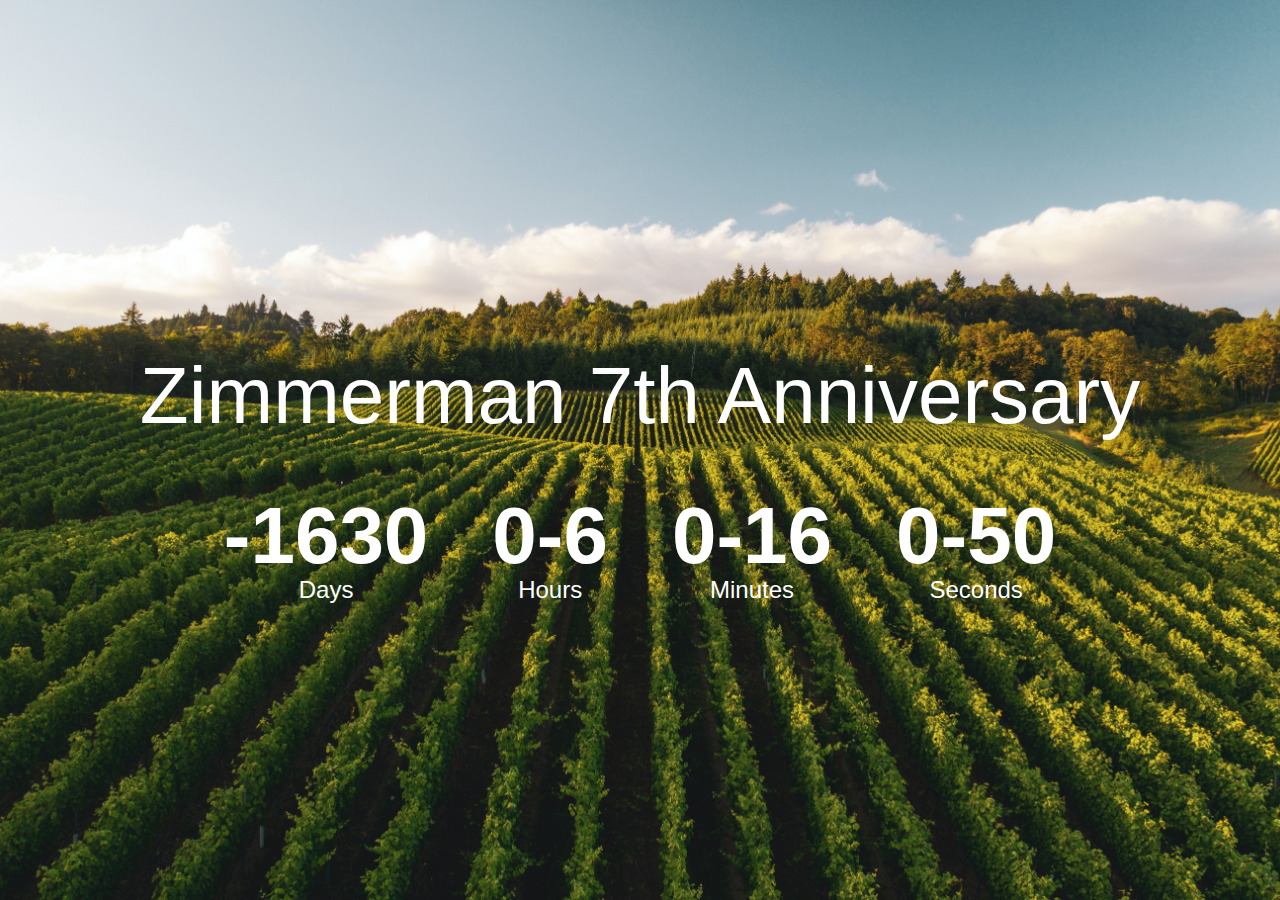
<file: COUNTDOWN_TIMER/index.html>
<!DOCTYPE html>
<html lang="en">
    <head>
        <meta charset="UTF-8">
        <title>COUNTDOWN TIMER</title>
        <meta name="viewport" content="width=device-width, initial-scale=1">
        <link rel="stylesheet" href="./style.css" />
        <script src="./script.js" async defer>
        </script>
    </head>
    <body>
        <h1>Zimmerman 7th Anniversary</h1>

        <div class="countdown-container">
            <div class="countdown-el days-c">
                <p class="big-text" id="days">0</p>
                <span>Days</span>
            </div>
            <div class="countdown-el hours-c">
            <p class="big-text" id="hours">0</p>
                <span>Hours</span>
            </div>
            <div class="countdown-el minutes-c">
            <p class="big-text" id="minutes">0</p>
                <span>Minutes</span>
            </div>
            <div class="countdown-el seconds-c">
            <p class="big-text" id="seconds">0</p>
                <span>Seconds</span>
            </div>
        </div>
    </body>
</html>
</file>
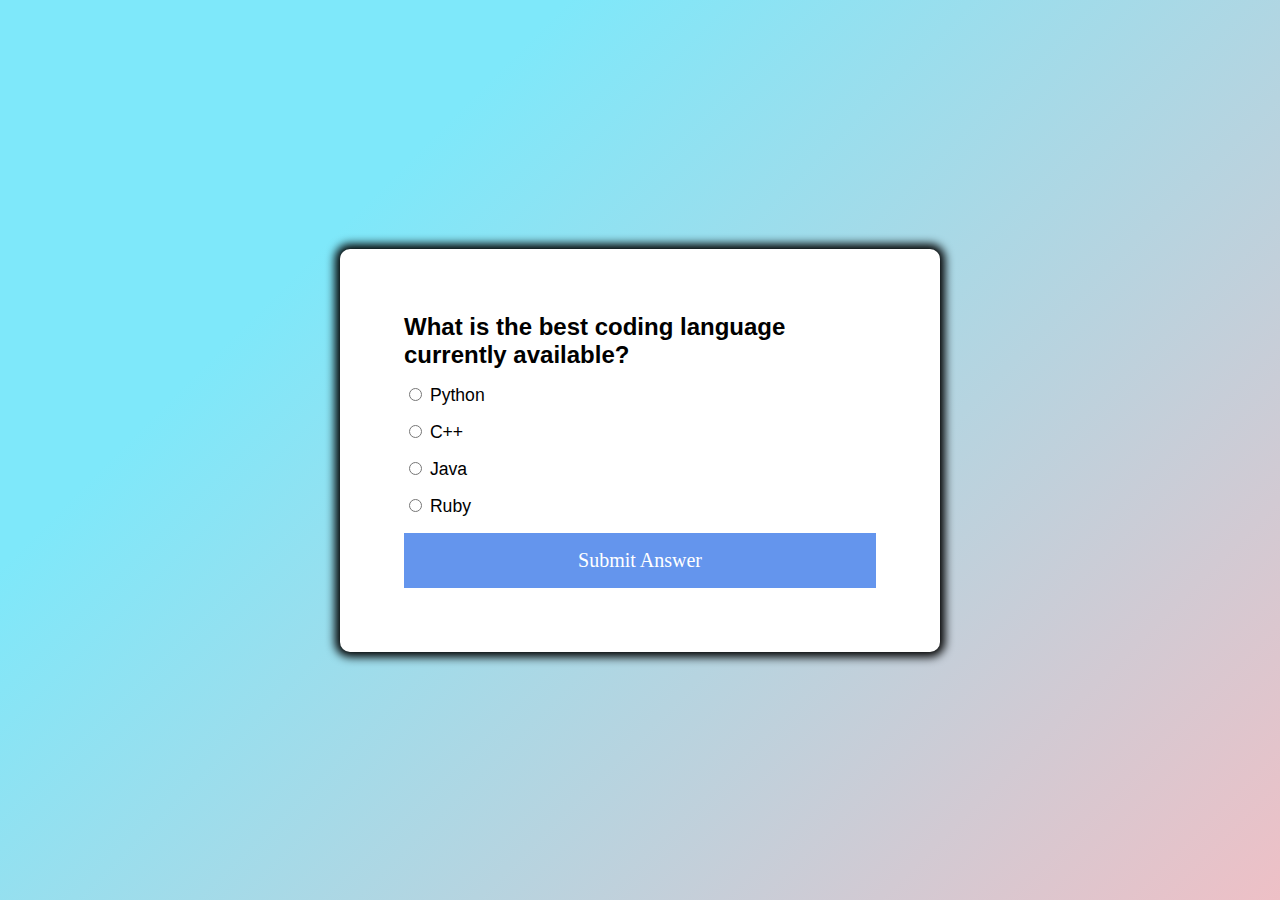
<file: QUIZ_APP/index.html>
<!DOCTYPE html>
<html lang="en">
    <head>
        <meta charset="utf-8">
        <meta http-equiv="X-UA-Compatible" content="IE=edge">
        <title>QUIZ APPLICATION</title>
        <meta name="description" content="">
        <meta name="viewport" content="width=device-width, initial-scale=1">
        <link rel="stylesheet" href="./style.css">
        <script src="./script.js" async defer></script>
    </head>
    <body>
        <div class="quiz-container" id="quiz">
            <div class="quiz-header">
                <h2 id="question">Question Text</h2>
                <ul>
                    <li>
                        <input type="radio" id="a"
                        name="answer" class="answer">
                        <label id="a_text" for="a">Question</label>
                    </li>
                    <li>
                        <input type="radio" id="b"
                        name="answer" class="answer">
                        <label id="b_text" for="b">Question</label>
                    </li>
                    <li>
                        <input type="radio" id="c"
                        name="answer" class="answer">
                        <label id="c_text" for="c">Question</label>
                    </li>
                    <li>
                        <input type="radio" id="d"
                        name="answer" class="answer">
                        <label id="d_text" for="d">Question</label>
                    </li>
                </ul>

                <button id="submit">Submit Answer</button>
            </div>
        </div>
    </body>
</html>
</file>
<file: COUNTDOWN_TIMER/style.css>
* {
    box-sizing: border-box;

}

body {
    background-image: url("winecountry.jpg");
    background-size: cover;
    background-position: center center;
    min-height: 100vh;
    display: flex;
    flex-direction: column;
    align-items: center;
    justify-content: center;

    font-family: sans-serif;
    margin: 0;
}

h1 {
    color: white;
    font-weight: normal;
    font-size: 5rem;
}

.countdown-container {
    display: flex;

}

.big-text {
    color: white;
    font-weight: bold;
    font-size: 5rem;
    line-height: 1;
    margin: 0 2rem;
}

.countdown-el {
    color: white;
    text-align: center;
}

.countdown-el span {
    font-size: 1.5rem;
}
</file>
<file: QUIZ_APP/style.css>
@import url('https://fonts.googleapis.com/css2?family=STIX+Two+Text:ital@1&display=swap');

* {
    box-sizing: border-box;

}

body {    
    font-family: -apple-system, BlinkMacSystemFont, 'Segoe UI', Roboto, Oxygen, Ubuntu, Cantarell, 'Open Sans', 'Helvetica Neue', sans-serif;
    margin: 0;
    display: flex;
    align-items: center;
    justify-content: center;
    background-color: #eec0c6;
    background-image: linear-gradient(315deg, #eec0c6 0%, #7ee8fa 74%);
    min-height: 100vh;
    margin: 0;
}

.quiz-container {
    background-color: white;
    border-radius: 10px;
    box-shadow: 0 0 10px 5px black;
    overflow: hidden;
    width: 600px;
    max-width: 100%;
}

.quiz-header {
    padding: 4rem;
}

ul {
    list-style-type: none;
    padding: 0;
}

ul li {
    cursor: pointer;
    font-size: 1.1rem;;
    margin: 1rem 0;
}

ul li label {
    cursor: pointer;
}

h2 {
    margin: 0;

}

button {
    border: none;
    font-size: 1.25rem;
    background-color: cornflowerblue;
    display: block;
    cursor: pointer;
    width: 100%;
    padding: 1rem;
    color: white;
    font-family: serif;
}

button:hover {
    background-color: rgba(64, 64, 223, 0.774);

}
</file>
